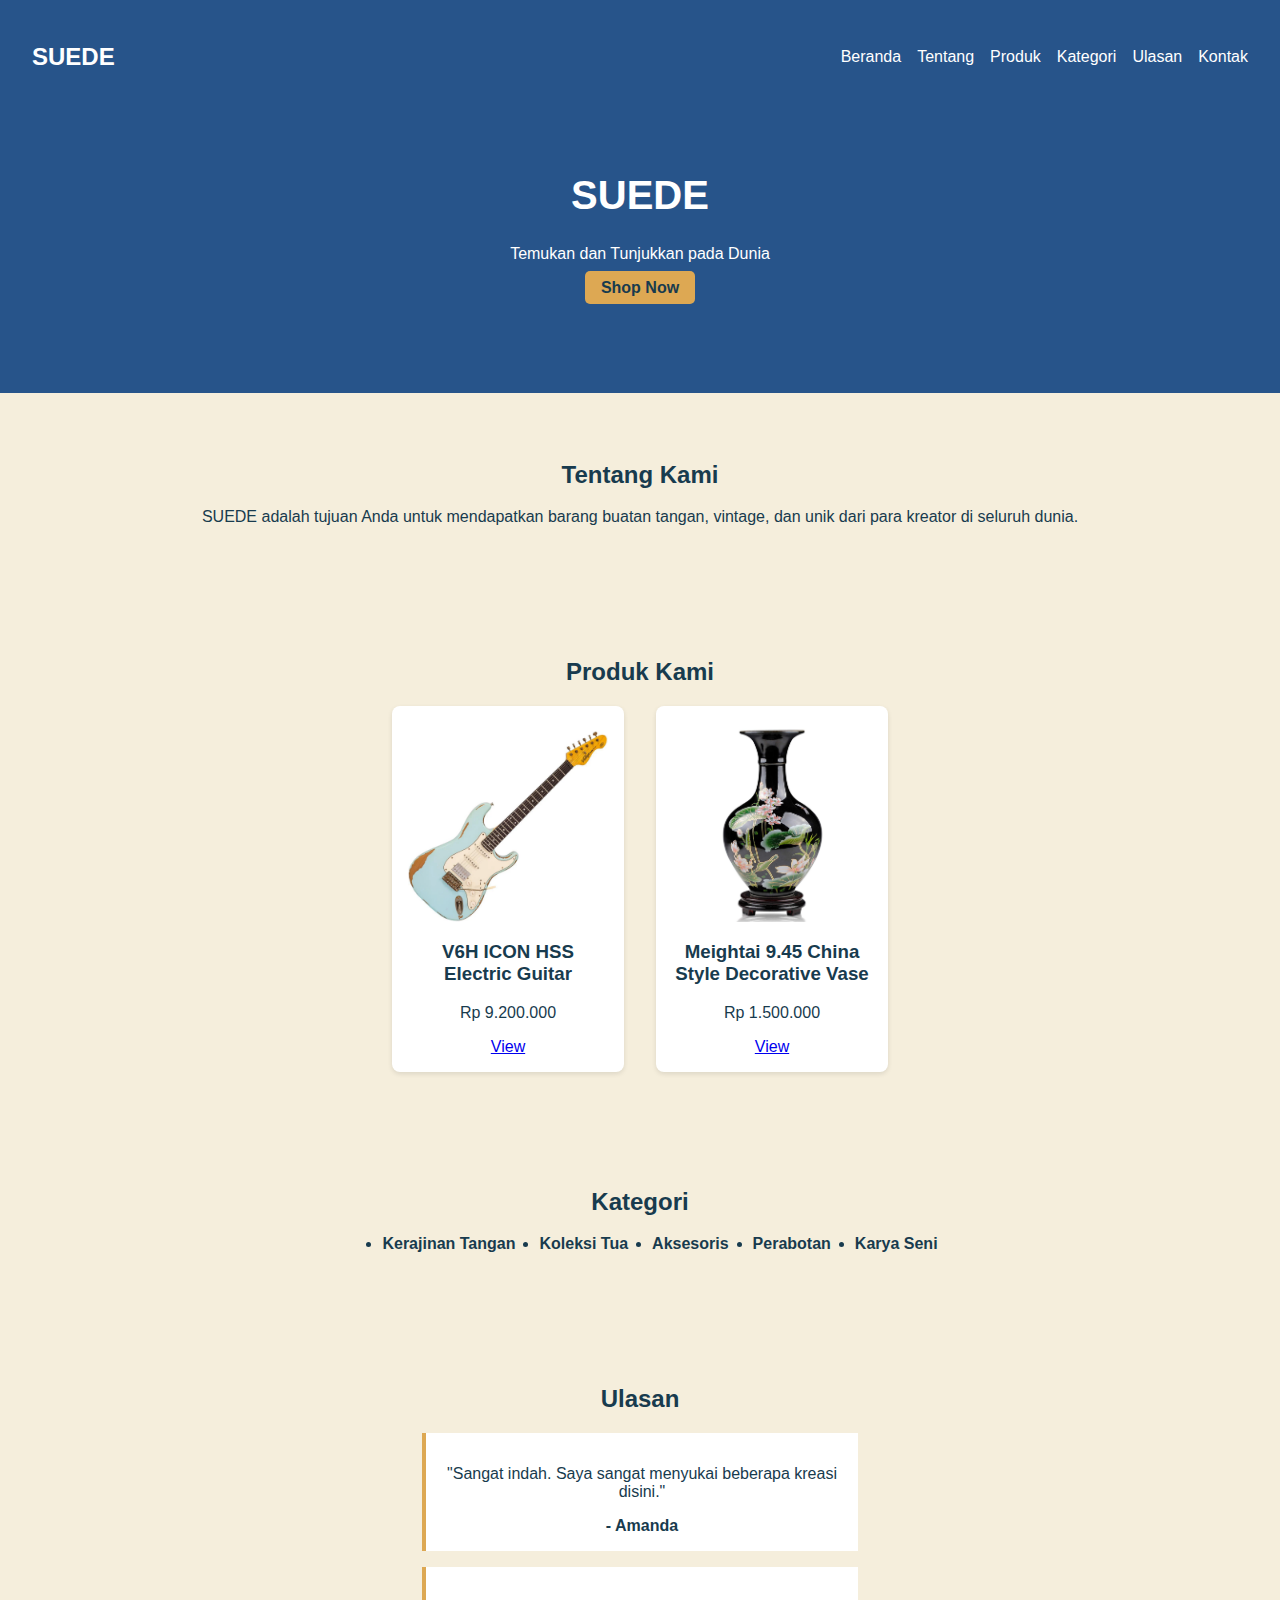
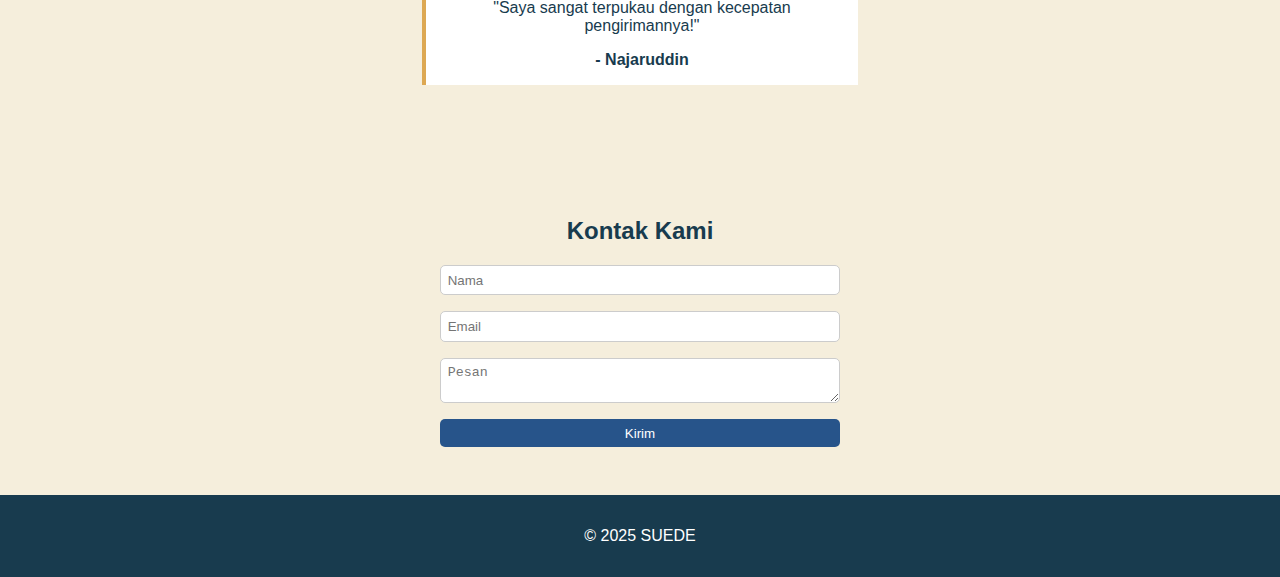
<file: index.html>
<!DOCTYPE html>
<html lang="en">
<head>
    <meta charset="UTF-8">
    <meta name="viewport" content="width=device-width, initial-scale=1.0">
    <title>SUEDE Marketplace</title>
    <link rel="stylesheet" href="style.css">
</head>
<body>
    <header id="home">
        <nav>
            <div class="logo">SUEDE</div>
            <ul>
                <li><a href="#home">Beranda</a></li>
                <li><a href="#about">Tentang</a></li>
                <li><a href="#products">Produk</a></li>
                <li><a href="#categories">Kategori</a></li>
                <li><a href="#testimonials">Ulasan</a></li>
                <li><a href="#contact">Kontak</a></li>
            </ul>
        </nav>
        <section class="hero">
            <h1>SUEDE</h1>
            <p>Temukan dan Tunjukkan pada Dunia</p>
            <a href="#products" class="btn">Shop Now</a>
        </section>
    </header>

    <section id="about" class="section">
        <h2>Tentang Kami</h2>
        <p>SUEDE adalah tujuan Anda untuk mendapatkan barang buatan tangan, vintage, dan unik dari para kreator di seluruh dunia.</p>
    </section>

    <section id="products" class="section">
        <h2>Produk Kami</h2>
        <div class="product-grid">
            <div class="product-card">
                <img src="guitar.png" alt="Product1">
                <h3>V6H ICON HSS Electric Guitar</h3>
                <p>Rp 9.200.000</p>
                <a href="#" class="btn-secondary">View</a>
            </div>
            <div class="product-card">
                <img src="vase.png" alt="Product2">
                <h3>Meightai 9.45 China Style Decorative Vase</h3>
                <p>Rp 1.500.000</p>
                <a href="#" class="btn-secondary">View</a>
            </div>
        </div>
    </section>

    <section id="categories" class="section">
        <h2>Kategori</h2>
        <ul class="category-list">
            <li>Kerajinan Tangan</li>
            <li>Koleksi Tua</li>
            <li>Aksesoris</li>
            <li>Perabotan</li>
            <li>Karya Seni</li>
        </ul>
    </section>

    <section id="testimonials" class="section">
        <h2>Ulasan</h2>
        <div class="testimonial-card">
            <p>"Sangat indah. Saya sangat menyukai beberapa kreasi disini."</p>
            <strong>- Amanda</strong>
        </div>
        <div class="testimonial-card">
            <p>"Saya sangat terpukau dengan kecepatan pengirimannya!"</p>
            <strong>- Najaruddin</strong>
        </div>
    </section>

    <section id="contact" class="section">
        <h2>Kontak Kami</h2>
        <form>
            <input type="text" placeholder="Nama" required>
            <input type="email" placeholder="Email" required>
            <textarea placeholder="Pesan" required></textarea>
            <button type="submit">Kirim</button>
        </form>
    </section>

    <footer>
        <p>© 2025 SUEDE</p>
    </footer>

</body>
</html>
</file>
<file: style.css>
body {
    margin: 0;
    font-family: 'Segoe UI', Tahoma, Geneva, Verdana, sans-serif;
    background-color: #F5EEDC;
    color: #183B4E;
}
header {
    background-color: #27548A;
    color: #fff;
    padding: 2em;
    text-align: center;
}
nav {
    display: flex;
    justify-content: space-between;
    align-items: center;
}
nav .logo {
    font-size: 1.5em;
    font-weight: bold;
}
nav ul {
    list-style: none;
    display: flex;
    gap: 1em;
}
nav ul li a {
    color: #fff;
    text-decoration: none;
}
.hero {
    padding: 4em 1em;
}
.hero h1 {
    font-size: 2.5em;
}
.btn {
    background-color: #DDA853;
    padding: 0.5em 1em;
    text-decoration: none;
    color: #183B4E;
    font-weight: bold;
    border-radius: 5px;
}
.section {
    padding: 3em 1em;
    text-align: center;
}
.product-grid {
    display: flex;
    justify-content: center;
    gap: 2em;
    flex-wrap: wrap;
}
.product-card {
    background: #fff;
    padding: 1em;
    border-radius: 8px;
    box-shadow: 0 2px 5px rgba(0,0,0,0.1);
    width: 200px;
}
.product-card img {
    width: 100%; 
    height: auto; 
    max-width: 300px; 
    display: block; 
    margin: 0 auto;
}
.category-list {
    display: flex;
    justify-content: center;
    gap: 1.5em;
    flex-wrap: wrap;
    font-weight: bold;
}
.testimonial-card {
    background: #fff;
    padding: 1em;
    margin: 1em auto;
    border-left: 4px solid #DDA853;
    max-width: 400px;
}
form {
    display: flex;
    flex-direction: column;
    gap: 1em;
    max-width: 400px;
    margin: 0 auto;
}
input, textarea {
    padding: 0.5em;
    border: 1px solid #ccc;
    border-radius: 5px;
}
button {
    background-color: #27548A;
    color: #fff;
    padding: 0.5em;
    border: none;
    border-radius: 5px;
}
footer {
    text-align: center;
    background-color: #183B4E;
    color: #fff;
    padding: 1em;
}
</file>
